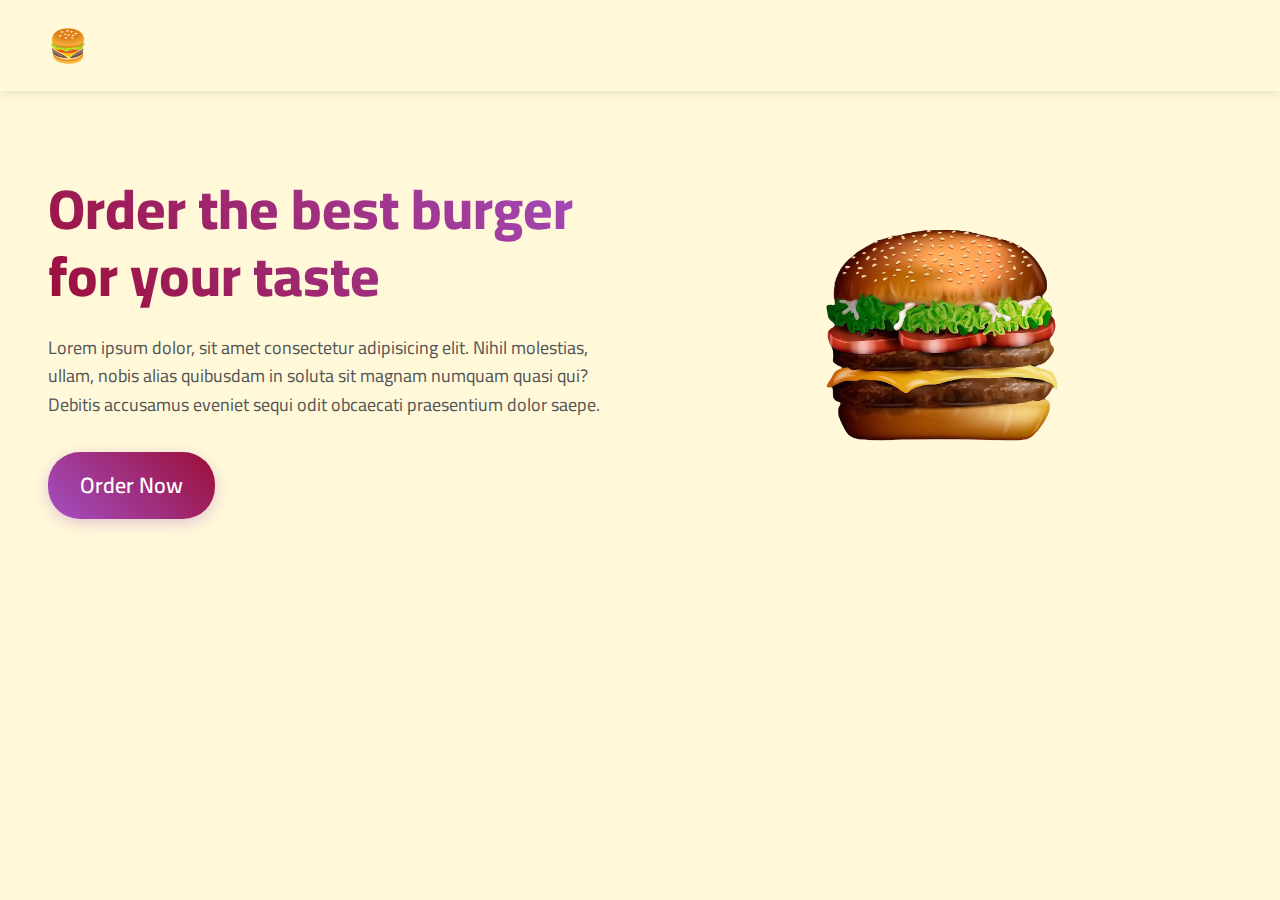
<file: index.html>
<!DOCTYPE html>
<html lang="en">
<head>
    <meta charset="UTF-8">
    <meta name="viewport" content="width=device-width, initial-scale=1.0">
    <title>Burger Builder</title>
    <link rel="stylesheet" href="styles.css">
</head>
<body>
    <header>
        <div class="logo">🍔</div>
    </header>
    <section class="hero">
        <div class="hero-text">
            <h1>Order the best burger for your taste</h1>
            <p>Lorem ipsum dolor, sit amet consectetur adipisicing elit. Nihil molestias, ullam, nobis alias quibusdam in soluta sit magnam numquam quasi qui? Debitis accusamus eveniet sequi odit obcaecati praesentium dolor saepe.</p>
            <a href="order.html" class="order-now">Order Now</a>
        </div>
        <div class="hero-image">
            <img src="img/burger.png" alt="Delicious Burger">
        </div>
    </section>
</body>
</html>
</file>
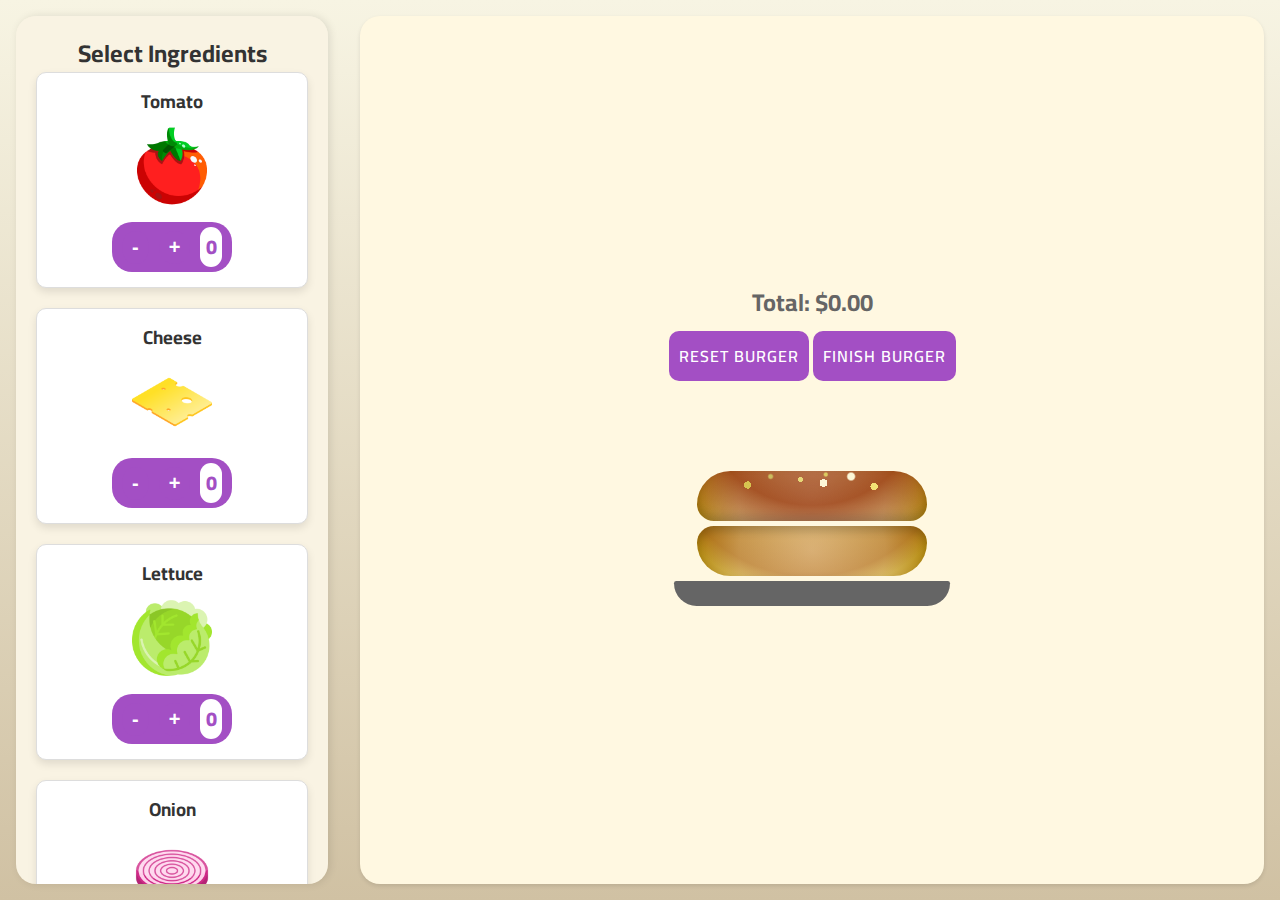
<file: order.html>
<!DOCTYPE html>
<html lang="en">
<head>
    <meta charset="UTF-8">
    <meta name="viewport" content="width=device-width, initial-scale=1.0">
    <title>Burger Builder</title>
    <link rel="stylesheet" href="style.css">
    <link href="https://fonts.googleapis.com/css?family=Cairo" rel="stylesheet">
</head>
<body>
    <div class="container">
        <aside class="ingredients-panel">
            <h2>Select Ingredients</h2>
            <div class="ingredient-card" data-ingredient="tomato">
                <h3>Tomato</h3>
                <img src="img/tomato.png" alt="tomato">
                <div class="counter">
                    <button class="plus-miness-buttons miness1">-</button>
                    <button class="plus-miness-buttons plus1">+</button>
                    <div class="counter-circle"><p class="count1">0</p></div>
                </div>
            </div>
            <div class="ingredient-card" data-ingredient="cheese">
                <h3>Cheese</h3>
                <img src="img/cheese.png" alt="Cheese">
                <div class="counter">
                    <button class="plus-miness-buttons miness1">-</button>
                    <button class="plus-miness-buttons plus1">+</button>
                    <div class="counter-circle"><p class="count1">0</p></div>
                </div>
            </div>
            <div class="ingredient-card" data-ingredient="lettuce">
                <h3>Lettuce</h3>
                <img src="img/lettuce.png" alt="Lettuce">
                <div class="counter">
                    <button class="plus-miness-buttons miness1">-</button>
                    <button class="plus-miness-buttons plus1">+</button>
                    <div class="counter-circle"><p class="count1">0</p></div>
                </div>
            </div>
            <div class="ingredient-card" data-ingredient="onion">
                <h3>Onion</h3>
                <img src="img/onion.png" alt="Onion">
                <div class="counter">
                    <button class="plus-miness-buttons miness1">-</button>
                    <button class="plus-miness-buttons plus1">+</button>
                    <div class="counter-circle"><p class="count1">0</p></div>
                </div>
            </div>
            <div class="ingredient-card" data-ingredient="meat">
                <h3>Meat</h3>
                <img src="img/meat.png" alt="Meat">
                <div class="counter">
                    <button class="plus-miness-buttons miness1">-</button>
                    <button class="plus-miness-buttons plus1">+</button>
                    <div class="counter-circle"><p class="count1">0</p></div>
                </div>
            </div>    
        </aside>  
             
        <main class="burger-display">
            <div class="burger-preview">
                <div class="burger-stack" id="burger-stack"></div>
                <div id="price-display">Total: $0.00</div>
            </div>
            <div class="btn-container">
                <button class="ingredient-btn" id="reset-btn">Reset Burger</button>
                <button class="ingredient-btn" id="finish-btn">Finish Burger</button>
            </div>
            <div class="burger">
                <div class="top-bun"></div>
                <div class="bottom-bun"></div>
                <div class="plate"></div>
            </div>
            <div id="final-screen">
                <button id="return-btn">Return to Builder</button>
                <div class="floating-burger-container"></div>
                    <div class="floating-burger" id="final-burger"></div>  
                </div>
        </main>
    </div>
    <script src="script.js"></script>
</body>
</html>
</file>
<file: styles.css>
@import url('https://fonts.googleapis.com/css2?family=Cairo:wght@200;300;400;500;600;700;800;900&display=swap');

 * {
    margin: 0;
    padding: 0;
    box-sizing: border-box;
}

:root {
    --font-primary: 'Cairo', system-ui, -apple-system, BlinkMacSystemFont, sans-serif;

    --primary-color: #9c0e38;
    --secondary-color: #a34fc4;
    --background-color: #fff9d9;
    --text-color: #333;
    --transition: all 0.3s ease;

}

body {
    font-family: 'Cairo';font-size: 22px;
    background-color: var(--background-color);
    color: var(--text-color);
    line-height: 1.6;
    min-height: 100vh;
}

header {
    display: flex;
    justify-content: space-between;
    align-items: center;
    padding: 1.25rem 3rem;
    position: sticky;
    top: 0;
    background-color: rgba(255, 249, 217, 0.95);
    box-shadow: 0 2px 10px rgba(0, 0, 0, 0.1);
    z-index: 1000;
}

header .logo {
    font-size: 2rem;
    font-weight: bold;
    cursor: pointer;
    transform: scale(1);
    transition: var(--transition);
    position: center;
}

header .logo:hover {
    transform: scale(1.1);
}

nav ul {
    display: flex;
    list-style: none;
    gap: 2rem;
}

nav ul li a {
    text-decoration: none;
    color: var(--text-color);
    font-weight: 600;
    position: relative;
    padding: 0.5rem 0;
    transition: var(--transition);
}

nav ul li a::after {
    content: '';
    position: absolute;
    bottom: 0;
    left: 0;
    width: 0;
    height: 2px;
    background-color: var(--primary-color);
    transition: var(--transition);
}

nav ul li a:hover::after {
    width: 100%;
}


.hero {
    display: flex;
    justify-content: space-between;
    align-items: center;
    padding: 4rem 3rem;
    gap: 2rem;
    max-width: 1400px;
    margin: 0 auto;
}

.hero-text {
    flex: 1;
    max-width: 600px;
}

.hero-text h1 {
    font-size: 3.5rem;
    line-height: 1.2;
    margin-bottom: 1.5rem;
    background: linear-gradient(45deg, var(--primary-color), var(--secondary-color));
    -webkit-background-clip: text;
    background-clip: text;
    color: transparent;
    font-weight: 800;
}

.hero-text p {
    margin-bottom: 2rem;
    font-size: 1.125rem;
    line-height: 1.6;
    color: #555;
}

.hero-text .order-now {
    background: linear-gradient(45deg, var(--secondary-color), var(--primary-color));
    color: #fff;
    padding: 1rem 2rem;
    border-radius: 2rem;
    text-decoration: none;
    font-weight: 600;
    display: inline-block;
    transition: var(--transition);
    box-shadow: 0 4px 15px rgba(163, 79, 196, 0.3);
}

.hero-text .order-now:hover {
    transform: translateY(-3px);
    box-shadow: 0 6px 25px rgba(163, 79, 196, 0.4);
}

.hero-image {
    flex: 1;
    display: flex;
    justify-content: center;
    align-items: center;
}

.hero-image img {
    max-width: 100%;
    height: auto;
    border-radius: 20px;
    transition: var(--transition);
}

.hero-image img:hover {
    transform: translateY(-10px);
}

@media (max-width: 968px) {
    .hero {
        flex-direction: column;
        text-align: center;
        padding: 2rem 1.5rem;
    }

    .hero-text {
        max-width: 100%;
    }

    .hero-text h1 {
        font-size: 2.5rem;
    }

    .hero-image {
        margin-top: 2rem;
    }
}

@media (max-width: 768px) {
    header {
        padding: 1rem 1.5rem;
    }

    nav ul {
        gap: 1rem;
    }

    .hero-text h1 {
        font-size: 2rem;
    }

    .hero-text p {
        font-size: 1rem;
    }
}
</file>
<file: style.css>
@import url('https://fonts.googleapis.com/css2?family=Cairo:wght@200;300;400;500;600;700;800;900&display=swap');

:root {
    --primary-color: #a34fc4;
    --primary-dark: #8a3dad;
    --primary-light: #b76dd3;
    --background-color: #f5f7fa;
    --text-color: #2d3436;
    --error-color: #ff7675;
    --success-color: #55efc4;
    
    --font-primary: 'Cairo', system-ui, -apple-system, BlinkMacSystemFont, sans-serif;
    
    --spacing-xs: 0.25rem;
    --spacing-sm: 0.5rem;
    --spacing-md: 1rem;
    --spacing-lg: 1.5rem;
    --spacing-xl: 2rem;
    
    --card-shadow: 0 4px 15px rgba(0, 0, 0, 0.05);
    --elevation-1: 0 2px 4px rgba(0, 0, 0, 0.1);
    --elevation-2: 0 4px 8px rgba(0, 0, 0, 0.12);
    
    --radius-sm: 8px;
    --radius-md: 15px;
    --radius-lg: 20px;
    --radius-full: 9999px;
}

*, *::before, *::after {
    margin: 0;
    padding: 0;
    box-sizing: border-box;
    font-family: var(--font-primary);
}

body {
    font-family: var(--font-primary);
    background: linear-gradient(135deg, var(--background-color) 0%, #e4e9f2 100%);
    color: var(--text-color);
    min-height: 100vh;
    line-height: 1.5;
    -webkit-font-smoothing: antialiased;
    -moz-osx-font-smoothing: grayscale;
}

.container {
    display: grid;
    grid-template-columns: 350px 1fr;
    gap: var(--spacing-xl);
    padding: var(--spacing-md);
    max-width: 1440px;
    margin: 0 auto;
    min-height: 100vh;
}

.ingredients-panel {
    background: rgba(255, 255, 255, 0.95);
    box-shadow: var(--elevation-2);
    border-radius: var(--radius-lg);
    padding: var(--spacing-xl);
    height: calc(100vh - 2rem);
    position: sticky;
    top: var(--spacing-md);
    overflow-y: auto;
}

.ingredients-panel::-webkit-scrollbar {
    width: 6px;
}

.ingredients-panel::-webkit-scrollbar-thumb {
    background-color: var(--primary-light);
    border-radius: var(--radius-full);
}

.ingredient-card {
    background: white;
    border-radius: var(--radius-md);
    padding: var(--spacing-lg);
    margin-bottom: var(--spacing-lg);
    box-shadow: var(--card-shadow);
    transition: transform 0.3s cubic-bezier(0.4, 0, 0.2, 1),
                box-shadow 0.3s cubic-bezier(0.4, 0, 0.2, 1);
}

.ingredient-card:hover {
    transform: translateY(-2px);
    box-shadow: var(--elevation-2);
}

.ingredient-card img {
    width: 100px;
    height: 100px;
    object-fit: contain;
    margin: var(--spacing-md) 0;
    transition: transform 0.3s ease;
}

.counter {
    display: flex;
    justify-content: center;
    align-items: center;
    gap: var(--spacing-md);
    background: #f0f2f5;
    padding: var(--spacing-md);
    border-radius: var(--radius-full);
    margin-top: var(--spacing-md);
}

.plus-minus-buttons {
    width: 35px;
    height: 35px;
    border-radius: 50%;
    border: none;
    background: var(--primary-color);
    color: white;
    font-size: 1.2rem;
    cursor: pointer;
    transition: all 0.2s cubic-bezier(0.4, 0, 0.2, 1);
}

.plus-minus-buttons:hover {
    background: var(--primary-dark);
    transform: scale(1.05);
}

.plus-minus-buttons:active {
    transform: scale(0.95);
}

.burger-display {
    display: flex;
    flex-direction: column;
    align-items: center;
    justify-content: center;
    padding: var(--spacing-xl);
    background: rgba(255, 255, 255, 0.8);
    border-radius: var(--radius-lg);
    box-shadow: var(--elevation-1);
}

.ingredient-btn {
    padding: var(--spacing-md) var(--spacing-xl);
    font-size: 1rem;
    font-weight: 600;
    border: none;
    border-radius: var(--radius-full);
    cursor: pointer;
    transition: all 0.3s cubic-bezier(0.4, 0, 0.2, 1);
    text-transform: uppercase;
    letter-spacing: 1px;
    position: relative;
    overflow: hidden;
}

.ingredient-btn::after {
    content: '';
    position: absolute;
    top: 50%;
    left: 50%;
    width: 100%;
    height: 100%;
    background: rgba(255, 255, 255, 0.2);
    transform: translate(-50%, -50%) scale(0);
    border-radius: inherit;
    transition: transform 0.3s ease;
}

.ingredient-btn:hover::after {
    transform: translate(-50%, -50%) scale(1.5);
}

@media screen and (max-width: 1200px) {
    .container {
        grid-template-columns: 300px 1fr;
        gap: var(--spacing-lg);
    }
}

@media screen and (max-width: 992px) {
    .container {
        grid-template-columns: 1fr;
        gap: var(--spacing-md);
    }

    .ingredients-panel {
        position: static;
        height: auto;
        max-height: 60vh;
    }
}

@media screen and (max-width: 768px) {
    :root {
        --spacing-xl: 1.5rem;
        --spacing-lg: 1.25rem;
    }

    .ingredients-panel {
        max-height: 50vh;
    }

    .ingredient-card {
        padding: var(--spacing-md);
    }
}

@media screen and (max-width: 480px) {
    :root {
        --spacing-xl: 1.25rem;
        --spacing-lg: 1rem;
    }

    .container {
        padding: var(--spacing-sm);
    }

    .ingredients-panel {
        padding: var(--spacing-md);
    }

    .ingredient-card img {
        width: 80px;
        height: 80px;
    }

    .plus-minus-buttons {
        width: 30px;
        height: 30px;
    }
}

@keyframes float {
    0%, 100% { 
        transform: translateY(0); 
    }
    50% { 
        transform: translateY(-10px); 
    }
}

.floating-burger {
    animation: float 3s ease-in-out infinite;
}

@media (prefers-reduced-motion: reduce) {
    *, *::before, *::after {
        animation-duration: 0.01ms !important;
        animation-iteration-count: 1 !important;
        transition-duration: 0.01ms !important;
        scroll-behavior: auto !important;
    }
}

.visually-hidden {
    position: absolute;
    width: 1px;
    height: 1px;
    padding: 0;
    margin: -1px;
    overflow: hidden;
    clip: rect(0, 0, 0, 0);
    white-space: nowrap;
    border: 0;
}
@media (prefers-reduced-motion: reduce) {
    *, *::before, *::after {
        animation-duration: 0.01ms !important;
        animation-iteration-count: 1 !important;
        transition-duration: 0.01ms !important;
        scroll-behavior: auto !important;
    }
}

.visually-hidden {
    position: absolute;
    width: 1px;
    height: 1px;
    padding: 0;
    margin: -1px;
    overflow: hidden;
    clip: rect(0, 0, 0, 0);
    white-space: nowrap;
    border: 0;
}
body {
    font-family: 'Arial', sans-serif;
    margin: 0;
    padding: 0;
    background: linear-gradient(to bottom, #f7f4e3, #d0c1a3);
    color: #333;
}

.container {
    display: flex;
    height: 100vh;
}

.ingredients-panel {
    width: 25%;
    padding: 20px;
    background: #f9f3e3;
    box-shadow: 2px 0 8px rgba(0, 0, 0, 0.1);
    text-align: center;
    overflow-y: auto;
}

.ingredient-card {
    text-align: center;
    margin-bottom: 20px;
    padding: 15px;
    border: 1px solid #ddd;
    border-radius: 10px;
    box-shadow: 0 4px 8px rgba(0, 0, 0, 0.1);
    background-color: #fff;
}

.ingredient-card img {
    width: 80px;
    height: auto;
    margin: 10px 0;
}

.counter {
    display: flex;
    justify-content: center;
    align-items: center;
    gap: 10px;
    background-color: #a34fc4;
    padding: 5px 10px;
    border-radius: 20px;
    width: 120px;
    margin: 0 auto;
}


.plus-miness-buttons {
    background-color: #a34fc4;
    color: white;
    border: none;
    padding: 5px 10px;
    text-align: center;
    font-size: 20px;
    font-family: 'Poppins', sans-serif;
    font-weight: 600;
    cursor: pointer;
    border-radius: 50%;
}
.plus-miness-buttons:hover {
    background-color: #7b4092;
}
.counter-circle {
    position: re;
    top: 2px;
    bottom: 2px;
    left: 32px;
    width: 40px;
    height: 40px;
    border-radius: 80px;
    background-color: #ffffff;
    display: flex;
    align-items: center;
    justify-content: center;

}

.counter-circle p {
    color: #a34fc4 !important;
    font-size: 20px;
    font-weight: 800;
    margin: 0;
}
.ingredient-btn {
    padding: 10px;
    background-color: #a34fc4;
    color: white;
    border: none;
    border-radius: 10px;
    cursor: pointer;
    margin-bottom: 80px;
    
    transition: background-color 0.3s;
}
.ingredient-btn:hover {
    background-color: black;
}

.burger-display {
    flex: 1;
    display: flex;
    flex-direction: column;
    align-items: center;
    justify-content: center;
    padding: 20px;
    background: #fff8e1;
}

.burger {
    width: 250px;
    position: relative;
    display: flex;
    flex-direction: column;
    align-items: center;
    gap: 5px;
    padding: 10px;
    border-radius: 10px;
}



.top-bun {
    width: 100%;
    height: 50px;
    border-radius: 50px 50px 25px 25px;
    box-shadow: inset 0 -5px 10px rgba(0, 0, 0, 0.2);
    position: relative;
    background-image: -webkit-radial-gradient(circle farthest-corner at 77% 31%, #f1e48e 2%, transparent 0), -webkit-radial-gradient(circle farthest-corner at 22% 28%, #f5e266 2%, transparent 0), -webkit-radial-gradient(circle farthest-corner at 45% 17%, #c9ba57 2%, hsla(0, 0%, 100%, 0) 0), -webkit-radial-gradient(circle farthest-corner at 32% 11%, #bdb164 1%, hsla(0, 0%, 100%, 0) 2%), -webkit-radial-gradient(circle farthest-corner at 56% 7%, #c9b848 1%, hsla(0, 0%, 100%, 0) 2%), -webkit-radial-gradient(circle farthest-corner at 55% 24%, #fcf7d7 3%, hsla(0, 0%, 100%, 0) 0), -webkit-radial-gradient(circle farthest-corner at 67% 11%, #fcf7d7 2%, transparent 3%), -webkit-radial-gradient(circle farthest-corner at 50% -161%, rgba(150, 53, 8, .54), rgba(150, 53, 8, .59) 33%, rgba(150, 53, 8, .81) 66%, hsla(0, 0%, 100%, 0)), -webkit-radial-gradient(circle farthest-corner at 50% 50%, hsla(0, 0%, 100%, 0), rgba(178, 134, 8, .34) 62%, #b28608);
    background-image: radial-gradient(circle farthest-corner at 77% 31%, #f3e276 2%, transparent 0), radial-gradient(circle farthest-corner at 22% 28%, #d6c450 2%, transparent 0), radial-gradient(circle farthest-corner at 45% 17%, #e6d778 2%, hsla(0, 0%, 100%, 0) 0), radial-gradient(circle farthest-corner at 32% 11%, #ccbd5f 1%, hsla(0, 0%, 100%, 0) 2%), radial-gradient(circle farthest-corner at 56% 7%, #ddcd62 1%, hsla(0, 0%, 100%, 0) 2%), radial-gradient(circle farthest-corner at 55% 24%, #fcf7d7 3%, hsla(0, 0%, 100%, 0) 0), radial-gradient(circle farthest-corner at 67% 11%, #fcf7d7 2%, transparent 3%), radial-gradient(circle farthest-corner at 50% -161%, rgba(150, 53, 8, .54), rgba(150, 53, 8, .59) 33%, rgba(150, 53, 8, .81) 66%, hsla(0, 0%, 100%, 0)), radial-gradient(circle farthest-corner at 50% 50%, hsla(0, 0%, 100%, 0), rgba(178, 134, 8, .34) 62%, #b28608);
    
}

.bottom-bun {
    width: 100%;
    height: 50px;
    background-color: #cc8631;
    border-radius: 25px 25px 50px 50px;
    box-shadow: inset 0 5px 10px rgba(0, 0, 0, 0.2);
    background-color: #f1db9b;
    background-image: -webkit-radial-gradient(circle farthest-corner at 49% -192%, hsla(0, 0%, 100%, 0) 10%, rgba(150, 53, 8, .33) 78%, rgba(150, 53, 8, 0) 88%), -webkit-radial-gradient(circle farthest-corner at 50% 50%, hsla(0, 0%, 100%, 0), rgba(178, 134, 8, .34) 62%, #b28608);
    background-image: radial-gradient(circle farthest-corner at 49% -192%, hsla(0, 0%, 100%, 0) 10%, rgba(150, 53, 8, .33) 78%, rgba(150, 53, 8, 0) 88%), radial-gradient(circle farthest-corner at 50% 50%, hsla(0, 0%, 100%, 0), rgba(178, 134, 8, .34) 62%, #b28608);
}

.plate {
    height: 25px;
    width: 120%;
    background: #656565;
    border-radius: 20px 20px 200px 200px;
  }

.ingredient {
    width: 100%;
    border-radius: 8px;
    display: block;
    margin: 0;
}
.tomato {
    background-color: #f13233;
    height: 15px;
    border-bottom: 5px solid #940c0e;
    background-color: #c13a0a;
    background-image: -webkit-radial-gradient(circle farthest-corner at 54% 185%, hsla(0, 0%, 100%, 0), hsla(52, 86%, 92%, .24) 41%, rgba(150, 53, 8, .05) 65%, #c1650a);
    background-image: radial-gradient(circle farthest-corner at 54% 185%, hsla(0, 0%, 100%, 0), hsla(52, 86%, 92%, .24) 41%, rgba(150, 53, 8, .05) 65%, #c1650a);
}
.onion {
    background-color: #b95381;
    height: 10px;
    border-bottom: 4px solid #7e1846;
}
.cheese {
    width: 110%;
    background-color: #e8ea02;
    height: 10px;
    border-bottom: 5px solid #eab902;
}
.lettuce {
    background-color: #80d041;
    height: 15px;
    border-bottom: 3px solid #0f6d12;
    background-image: -webkit-radial-gradient(circle closest-corner at 22% 66%, transparent 17%, rgba(84, 182, 19, .62) 28%, transparent 40%), -webkit-repeating-radial-gradient(circle farthest-corner at 32% -10%, transparent 10%, #53c10a 19%, transparent 25%, transparent 41%), -webkit-repeating-radial-gradient(circle closest-corner at 61% 134%, transparent, #53c10a 16%, transparent 29%, transparent 69%), -webkit-repeating-radial-gradient(circle farthest-side at 51% 38%, transparent 9%, #48a50a 18%, transparent 23%, transparent 48%), -webkit-repeating-radial-gradient(circle farthest-corner at 56% -10%, rgba(99, 141, 71, .08) 49%, #638d47 62%, #638d47 75%, transparent 82%);
    background-image: radial-gradient(circle closest-corner at 22% 66%, transparent 17%, rgba(84, 182, 19, .62) 28%, transparent 40%), repeating-radial-gradient(circle farthest-corner at 32% -10%, transparent 10%, #53c10a 19%, transparent 25%, transparent 41%), repeating-radial-gradient(circle closest-corner at 61% 134%, transparent, #53c10a 16%, transparent 29%, transparent 69%), repeating-radial-gradient(circle farthest-side at 51% 38%, transparent 9%, #48a50a 18%, transparent 23%, transparent 48%), repeating-radial-gradient(circle farthest-corner at 56% -10%, rgba(99, 141, 71, .08) 49%, #638d47 62%, #638d47 75%, transparent 82%);
}
.meat {
    background-color: #603102;
    height: 25px;
    border-bottom: 10px solid #402408;
    background-color: #4e2c08;
    background-image: -webkit-repeating-linear-gradient(314deg, #341c03 11%, hsla(0, 0%, 100%, 0) 14%, rgba(52, 28, 3, .24) 37%, #341c03 39%), -webkit-linear-gradient(135deg, hsla(0, 0%, 100%, 0), rgba(53, 33, 12, .97) 32%, rgba(150, 53, 8, .05) 57%, #2e1a06 80%, #4e2c08);
    background-image: repeating-linear-gradient(136deg, #341c03 11%, hsla(0, 0%, 100%, 0) 14%, rgba(52, 28, 3, .24) 37%, #341c03 39%), linear-gradient(315deg, hsla(0, 0%, 100%, 0), rgba(53, 33, 12, .97) 32%, rgba(150, 53, 8, .05) 57%, #2e1a06 80%, #4e2c08);
}
#final-screen {
    display: none;
    position: fixed;
    top: 0;
    left: 0;
    width: 100vw;
    height: 100vh;
    background-color: #F8EDED;
    justify-content: center;
    align-items: center;
    z-index: 1000;
}
#price-display{
    font-size: 1.5rem;
    color: #656565;
    margin-bottom: 10px;
    font-weight: bold;
}
.floating-burger-container {
    display: flex;
    justify-content: center;
    align-items: center;
    position: relative;
}
.floating-burger {
    width: 300px;
    display: flex;
    flex-direction: column;
    align-items: center;
    animation: float 2s ease-in-out infinite;
}
@keyframes float {
    0%, 100% { transform: translateY(0); }
    50% { transform: translateY(-10px); }
}
#return-btn {
    position: absolute;
    top: 20px;
    left: 20px;
    padding: 10px 20px;
    background-color: #a34fc4;
    color: white;
    border: none;
    border-radius: 5px;
    cursor: pointer;
}
.stars-container {
    position: center;
    text-align: center;
    margin-left: 80px;
}

.stars-container p {
    font-size: 1.5rem;
    color: #333;
    margin-bottom: 10px;
    font-weight: bold;
}

.stars {
    display: inline-flex;
    gap: 10px;
}

.stars .star {
    font-size: 10rem;
    cursor: pointer;
    color: gray;
    transition: color 0.3s ease, transform 0.2s ease;
}

.stars .star:hover {
    transform: scale(1.2);
    color: #a34fc4;
}
</file>
